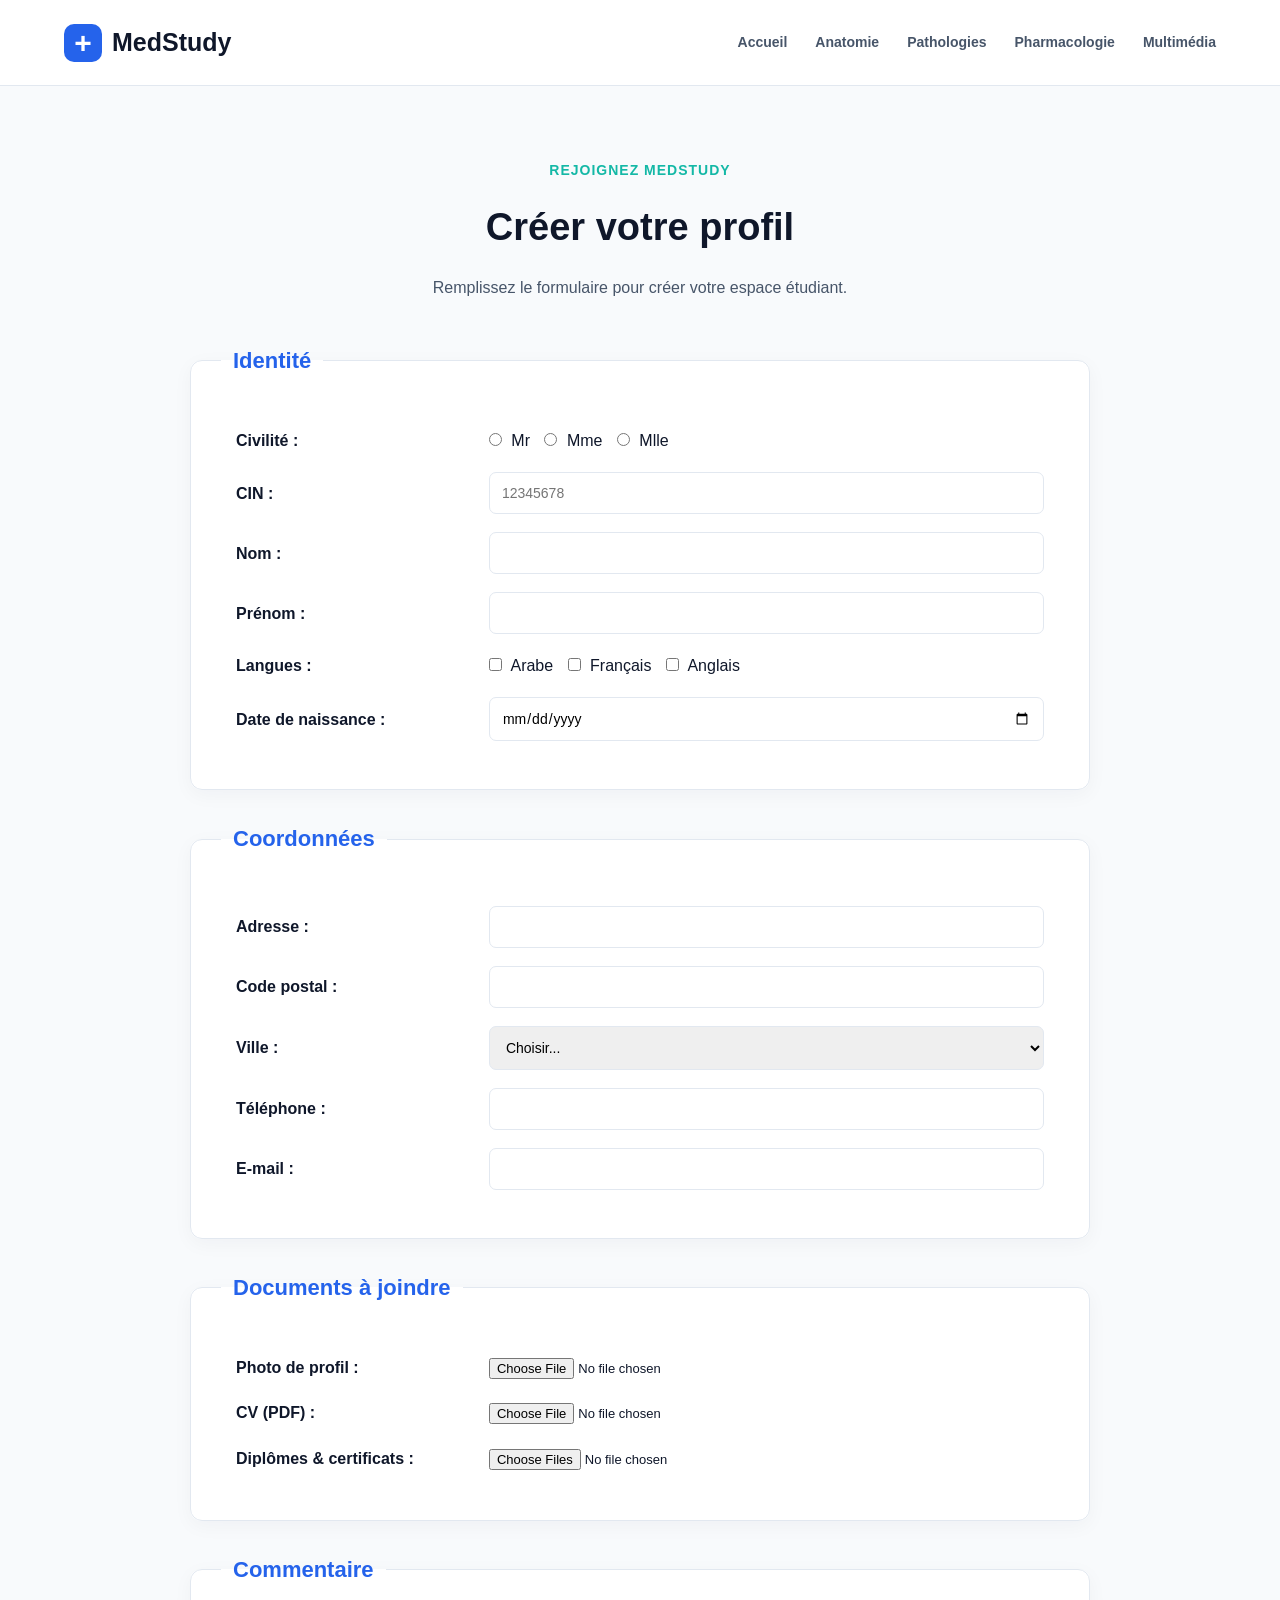
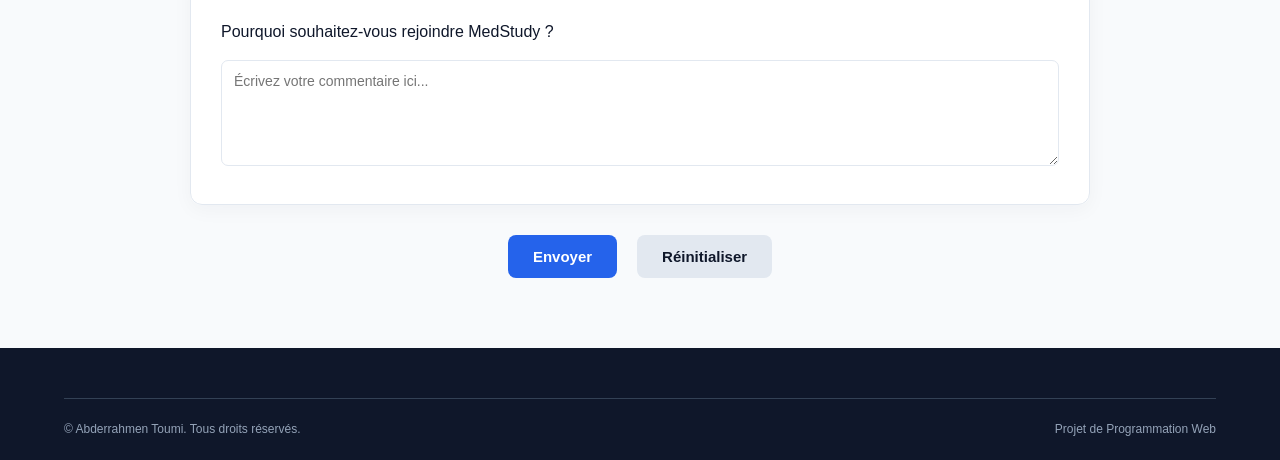
<file: inscription.html>
<!DOCTYPE html>
<html lang="fr">

<head>

    <meta charset="UTF-8">

    <meta name="viewport"
          content="width=device-width, initial-scale=1.0">

    <title>Inscription | MedStudy</title>

    <link rel="stylesheet" href="Style.css">

</head>

<body>

    <!-- HEADER -->

    <header class="header">

        <div class="container navbar">

            <a href="index.html" class="logo">
                <span class="logo-icon">+</span>
                MedStudy
            </a>

            <nav class="navigation">

                <a href="index.html">Accueil</a>
                <a href="anatomie.html">Anatomie</a>
                <a href="pathologies.html">Pathologies</a>
                <a href="pharmacologie.html">Pharmacologie</a>
                <a href="multimedia.html">Multimédia</a>

            </nav>

        </div>

    </header>


    <!-- FORMULAIRE -->

    <main class="inscription-page">

        <div class="container">

            <div class="form-heading">

                <span class="section-label">
                    Rejoignez MedStudy
                </span>

                <h1>Créer votre profil</h1>

                <p>
                    Remplissez le formulaire pour créer
                    votre espace étudiant.
                </p>

            </div>


            <form action="#" method="post"
                  enctype="multipart/form-data">

                <!-- IDENTITE -->

                <fieldset>

                    <legend>Identité</legend>

                    <table>

                        <tr>

                            <td>
                                <label>Civilité :</label>
                            </td>

                            <td>

                                <label>
                                    <input type="radio"
                                           name="civilite"
                                           value="Mr"
                                           required>
                                    Mr
                                </label>

                                <label>
                                    <input type="radio"
                                           name="civilite"
                                           value="Mme">
                                    Mme
                                </label>

                                <label>
                                    <input type="radio"
                                           name="civilite"
                                           value="Mlle">
                                    Mlle
                                </label>

                            </td>

                        </tr>


                        <tr>

                            <td>
                                <label for="cin">CIN :</label>
                            </td>

                            <td>

                                <input type="text"
                                       id="cin"
                                       name="CIN"
                                       pattern="[0-9]{8}"
                                       minlength="8"
                                       maxlength="8"
                                       inputmode="numeric"
                                       title="La CIN doit contenir exactement 8 chiffres."
                                       placeholder="12345678"
                                       required>

                            </td>

                        </tr>


                        <tr>

                            <td>
                                <label for="nom">Nom :</label>
                            </td>

                            <td>

                                <input type="text"
                                       id="nom"
                                       name="nom"
                                       required>

                            </td>

                        </tr>


                        <tr>

                            <td>
                                <label for="prenom">Prénom :</label>
                            </td>

                            <td>

                                <input type="text"
                                       id="prenom"
                                       name="prenom"
                                       required>

                            </td>

                        </tr>


                        <tr>

                            <td>
                                <label>Langues :</label>
                            </td>

                            <td>

                                <label>
                                    <input type="checkbox"
                                           name="langues"
                                           value="Arabe">
                                    Arabe
                                </label>

                                <label>
                                    <input type="checkbox"
                                           name="langues"
                                           value="Francais">
                                    Français
                                </label>

                                <label>
                                    <input type="checkbox"
                                           name="langues"
                                           value="Anglais">
                                    Anglais
                                </label>

                            </td>

                        </tr>


                        <tr>

                            <td>
                                <label for="date">
                                    Date de naissance :
                                </label>
                            </td>

                            <td>

                                <input type="date"
                                       id="date"
                                       name="date_naissance"
                                       required>

                            </td>

                        </tr>

                    </table>

                </fieldset>


                <!-- COORDONNEES -->

                <fieldset>

                    <legend>Coordonnées</legend>

                    <table>

                        <tr>

                            <td>
                                <label for="adresse">
                                    Adresse :
                                </label>
                            </td>

                            <td>

                                <input type="text"
                                       id="adresse"
                                       name="adresse"
                                       required>

                            </td>

                        </tr>


                        <tr>

                            <td>
                                <label for="code">
                                    Code postal :
                                </label>
                            </td>

                            <td>

                                <input type="text"
                                       id="code"
                                       name="code_postal"
                                       pattern="[0-9]{4}"
                                       maxlength="4"
                                       required>

                            </td>

                        </tr>


                        <tr>

                            <td>
                                <label for="ville">
                                    Ville :
                                </label>
                            </td>

                            <td>

                                <select id="ville"
                                        name="ville"
                                        required>

                                    <option value="">
                                        Choisir...
                                    </option>

                                    <option value="Tunis">
                                        Tunis
                                    </option>

                                    <option value="Sfax">
                                        Sfax
                                    </option>

                                    <option value="Sousse">
                                        Sousse
                                    </option>

                                    <option value="Monastir">
                                        Monastir
                                    </option>

                                    <option value="Nabeul">
                                        Nabeul
                                    </option>

                                    <option value="Autre">
                                        Autre
                                    </option>

                                </select>

                            </td>

                        </tr>


                        <tr>

                            <td>
                                <label for="telephone">
                                    Téléphone :
                                </label>
                            </td>

                            <td>

                                <input type="tel"
                                       id="telephone"
                                       name="telephone"
                                       required>

                            </td>

                        </tr>


                        <tr>

                            <td>
                                <label for="email">
                                    E-mail :
                                </label>
                            </td>

                            <td>

                                <input type="email"
                                       id="email"
                                       name="email"
                                       required>

                            </td>

                        </tr>

                    </table>

                </fieldset>


                <!-- DOCUMENTS -->

                <fieldset>

                    <legend>Documents à joindre</legend>

                    <table>

                        <tr>

                            <td>
                                <label for="photo">
                                    Photo de profil :
                                </label>
                            </td>

                            <td>

                                <input type="file"
                                       id="photo"
                                       name="photo"
                                       accept="image/*">

                            </td>

                        </tr>


                        <tr>

                            <td>
                                <label for="cv">
                                    CV (PDF) :
                                </label>
                            </td>

                            <td>

                                <input type="file"
                                       id="cv"
                                       name="cv"
                                       accept=".pdf">

                            </td>

                        </tr>


                        <tr>

                            <td>
                                <label for="diplomes">
                                    Diplômes & certificats :
                                </label>
                            </td>

                            <td>

                                <input type="file"
                                       id="diplomes"
                                       name="diplomes"
                                       accept=".pdf,.jpg,.jpeg,.png"
                                       multiple>

                            </td>

                        </tr>

                    </table>

                </fieldset>


                <!-- COMMENTAIRE -->

                <fieldset>

                    <legend>Commentaire</legend>

                    <label for="commentaire">
                        Pourquoi souhaitez-vous rejoindre MedStudy ?
                    </label>

                    <textarea id="commentaire"
                              name="commentaire"
                              rows="5"
                              placeholder="Écrivez votre commentaire ici..."></textarea>

                </fieldset>


                <!-- BOUTONS -->

                <div class="form-buttons">

                    <button type="submit" class="btn">
                        Envoyer
                    </button>

                    <button type="reset"
                            class="btn btn-reset">
                        Réinitialiser
                    </button>

                </div>

            </form>

        </div>

    </main>


    <!-- FOOTER -->

    <footer class="footer">

        <div class="container footer-bottom">

            <p>
                © Abderrahmen Toumi. Tous droits réservés.
            </p>

            <p>
                Projet de Programmation Web
            </p>

        </div>

    </footer>

</body>

</html>
</file>
<file: Style.css>
/* =========================================
   1. VARIABLES ET CONFIGURATION GENERALE
========================================= */

:root {
    --primary: #2563EB;
    --primary-dark: #1D4ED8;
    --secondary: #14B8A6;

    --dark: #0F172A;
    --text: #475569;
    --light: #F8FAFC;
    --white: #FFFFFF;

    --border: #E2E8F0;

    --shadow: 0 10px 30px rgba(15, 23, 42, 0.08);
}


* {
    margin: 0;
    padding: 0;
    box-sizing: border-box;
}


html {
    scroll-behavior: smooth;
}


body {
    font-family: Arial, Helvetica, sans-serif;
    color: var(--dark);
    background-color: var(--white);
    line-height: 1.7;
}


img {
    max-width: 100%;
    display: block;
}


a {
    text-decoration: none;
    color: inherit;
}


.container {
    width: 90%;
    max-width: 1200px;
    margin: auto;
}


.section {
    padding: 90px 0;
}


/* =========================================
   2. HEADER ET NAVIGATION
========================================= */

.header {
    background-color: var(--white);

    border-bottom: 1px solid var(--border);

    position: sticky;
    top: 0;

    z-index: 100;
}


.navbar {
    display: flex;

    justify-content: space-between;
    align-items: center;

    min-height: 85px;
}


/* LOGO */

.logo {
    display: flex;

    align-items: center;
    gap: 10px;

    font-size: 25px;
    font-weight: bold;

    color: var(--dark);
}


.logo-icon {
    display: flex;

    align-items: center;
    justify-content: center;

    width: 38px;
    height: 38px;

    background-color: var(--primary);
    color: var(--white);

    border-radius: 10px;

    font-size: 30px;
    font-weight: bold;
}


/* MENU */

.navigation {
    display: flex;

    align-items: center;
    gap: 28px;
}


.navigation a {
    color: var(--text);

    font-size: 14px;
    font-weight: 600;

    transition: 0.3s;
}


.navigation a:hover,
.navigation a.active {
    color: var(--primary);
}


/* =========================================
   3. BOUTONS
========================================= */

.btn {
    display: inline-block;

    background-color: var(--primary);
    color: var(--white);

    padding: 13px 25px;

    border-radius: 8px;

    font-size: 15px;
    font-weight: bold;

    transition: 0.3s;
}


.btn:hover {
    background-color: var(--primary-dark);

    transform: translateY(-2px);

    box-shadow: 0 8px 20px rgba(37, 99, 235, 0.2);
}


.btn-small {
    padding: 10px 20px;
    font-size: 14px;
}


.btn-outline {
    background-color: transparent;

    color: var(--primary);

    border: 1px solid var(--primary);
}


.btn-outline:hover {
    background-color: var(--primary);
    color: var(--white);
}


.btn-white {
    background-color: var(--white);
    color: var(--primary);
}


.btn-white:hover {
    background-color: #EFF6FF;
    color: var(--primary-dark);
}


/* =========================================
   4. HERO SECTION
========================================= */

.hero {
    background: linear-gradient(
        120deg,
        #EFF6FF 0%,
        #FFFFFF 65%,
        #F0FDFA 100%
    );

    padding: 80px 0;
}


.hero-content {
    display: flex;

    align-items: center;
    justify-content: space-between;

    gap: 60px;
}


.hero-text {
    flex: 1;
}


.hero-badge {
    display: inline-block;

    background-color: #DBEAFE;
    color: var(--primary);

    padding: 7px 15px;

    border-radius: 30px;

    font-size: 13px;
    font-weight: bold;

    margin-bottom: 25px;
}


.hero h1 {
    font-size: 52px;

    line-height: 1.2;

    font-weight: 800;

    margin-bottom: 25px;
}


.hero h1 span {
    display: block;

    color: var(--primary);
}


.hero-text > p {
    color: var(--text);

    font-size: 17px;

    max-width: 550px;

    margin-bottom: 30px;
}


.hero-buttons {
    display: flex;

    align-items: center;
    flex-wrap: wrap;

    gap: 15px;
}


/* HERO STATISTIQUES */

.hero-info {
    display: flex;

    gap: 40px;

    margin-top: 45px;
}


.hero-info div {
    display: flex;

    flex-direction: column;
}


.hero-info strong {
    color: var(--primary);

    font-size: 25px;
}


.hero-info span {
    color: var(--text);

    font-size: 12px;
}


/* HERO IMAGE */

.hero-image {
    flex: 1;

    position: relative;
}


.hero-image > img {
    width: 100%;

    height: 450px;

    object-fit: cover;

    border-radius: 25px;

    box-shadow: var(--shadow);
}


/* CARTE FLOTTANTE */

.floating-card {
    position: absolute;

    bottom: 25px;
    left: -25px;

    display: flex;

    align-items: center;
    gap: 15px;

    background-color: var(--white);

    padding: 18px 22px;

    border-radius: 12px;

    box-shadow: var(--shadow);
}


.floating-icon {
    display: flex;

    align-items: center;
    justify-content: center;

    width: 45px;
    height: 45px;

    background-color: #CCFBF1;
    color: var(--secondary);

    border-radius: 50%;

    font-size: 22px;
}


.floating-card strong {
    font-size: 15px;
}


.floating-card p {
    color: var(--text);

    font-size: 12px;
}


/* =========================================
   5. TITRES DES SECTIONS
========================================= */

.section-heading {
    text-align: center;

    max-width: 650px;

    margin: 0 auto 50px;
}


.section-label {
    display: inline-block;

    color: var(--secondary);

    font-size: 14px;
    font-weight: bold;

    text-transform: uppercase;

    letter-spacing: 1px;

    margin-bottom: 12px;
}


.section-heading h2,
.about-text h2,
.cta h2 {
    font-size: 36px;

    line-height: 1.3;

    margin-bottom: 20px;
}


.section-heading p {
    color: var(--text);

    font-size: 16px;
}


/* =========================================
   6. CARTES DES CATEGORIES
========================================= */

.categories {
    background-color: var(--white);
}


.cards {
    display: grid;

    grid-template-columns: repeat(3, 1fr);

    gap: 30px;
}


.card {
    background-color: var(--white);

    border: 1px solid var(--border);

    border-radius: 16px;

    overflow: hidden;

    transition: 0.3s;
}


.card:hover {
    transform: translateY(-8px);

    box-shadow: var(--shadow);

    border-color: #BFDBFE;
}


/* IMAGE DE LA CARTE */

.card-image {
    height: 220px;

    overflow: hidden;
}


.card-image img {
    width: 100%;
    height: 100%;

    object-fit: cover;

    transition: 0.4s;
}


.card:hover .card-image img {
    transform: scale(1.05);
}


/* CONTENU DE LA CARTE */

.card-content {
    padding: 25px;
}


.card-number {
    color: var(--secondary);

    font-size: 13px;
    font-weight: bold;
}


.card h3 {
    font-size: 23px;

    margin: 8px 0 12px;
}


.card p {
    color: var(--text);

    font-size: 14px;

    margin-bottom: 20px;
}


.card-link {
    color: var(--primary);

    font-size: 14px;
    font-weight: bold;

    transition: 0.3s;
}


.card-link:hover {
    color: var(--primary-dark);

    padding-left: 5px;
}


/* =========================================
   7. SECTION A PROPOS
========================================= */

.about {
    background-color: var(--light);
}


.about-content {
    display: flex;

    align-items: center;

    gap: 70px;
}


.about-image {
    flex: 1;
}


.about-image img {
    width: 100%;

    height: 400px;

    object-fit: cover;

    border-radius: 20px;

    box-shadow: var(--shadow);
}


.about-text {
    flex: 1;
}


.about-text > p {
    color: var(--text);

    margin-bottom: 25px;
}


.about-list {
    list-style: none;

    margin-bottom: 30px;
}


.about-list li {
    display: flex;

    align-items: center;

    gap: 12px;

    margin-bottom: 12px;

    color: var(--text);
}


.about-list li span {
    display: flex;

    align-items: center;
    justify-content: center;

    width: 25px;
    height: 25px;

    background-color: #CCFBF1;
    color: #0D9488;

    border-radius: 50%;

    font-weight: bold;
}


/* =========================================
   8. SECTION INSCRIPTION
========================================= */

.cta {
    background: linear-gradient(
        120deg,
        #2563EB,
        #1D4ED8
    );

    color: var(--white);

    padding: 70px 0;
}


.cta-content {
    display: flex;

    align-items: center;
    justify-content: space-between;

    gap: 40px;
}


.cta .section-label {
    color: #99F6E4;
}


.cta h2 {
    max-width: 650px;
}


.cta p {
    color: #DBEAFE;

    font-size: 16px;
}


/* =========================================
   9. FOOTER
========================================= */

.footer {
    background-color: var(--dark);

    color: var(--white);

    padding: 50px 0 20px;
}


.footer-content {
    display: flex;

    align-items: center;
    justify-content: space-between;

    gap: 40px;

    padding-bottom: 35px;
}


.footer .logo {
    color: var(--white);
}


.footer-brand p {
    color: #94A3B8;

    font-size: 14px;

    margin-top: 12px;
}


.footer-links {
    display: flex;

    flex-wrap: wrap;

    gap: 20px;
}


.footer-links a {
    color: #CBD5E1;

    font-size: 13px;

    transition: 0.3s;
}


.footer-links a:hover {
    color: var(--secondary);
}


.footer-bottom {
    display: flex;

    justify-content: space-between;

    gap: 20px;

    border-top: 1px solid #334155;

    padding-top: 20px;
}


.footer-bottom p {
    color: #94A3B8;

    font-size: 12px;
}


/* =========================================
   10. RESPONSIVE DESIGN
========================================= */

/* TABLETTES */

@media screen and (max-width: 1000px) {

    .navigation {
        gap: 15px;
    }

    .navigation a {
        font-size: 12px;
    }

    .hero-content {
        gap: 30px;
    }

    .hero h1 {
        font-size: 40px;
    }

    .hero-image > img {
        height: 350px;
    }

    .cards {
        grid-template-columns: repeat(2, 1fr);
    }

    .about-content {
        gap: 35px;
    }

}


/* TELEPHONES */

@media screen and (max-width: 700px) {

    .navbar {
        flex-wrap: wrap;

        padding: 20px 0;

        gap: 15px;
    }

    .navigation {
        order: 3;

        width: 100%;

        flex-wrap: wrap;

        justify-content: center;

        gap: 12px;
    }

    .navigation a {
        font-size: 12px;
    }

    .hero {
        padding: 50px 0;
    }

    .hero-content {
        flex-direction: column;
    }

    .hero h1 {
        font-size: 35px;
    }

    .hero-text > p {
        font-size: 15px;
    }

    .hero-image {
        width: 100%;
    }

    .hero-image > img {
        height: 300px;
    }

    .floating-card {
        left: 10px;
        bottom: 15px;
    }

    .hero-info {
        gap: 25px;
    }

    .section {
        padding: 60px 0;
    }

    .section-heading h2,
    .about-text h2,
    .cta h2 {
        font-size: 28px;
    }

    .cards {
        grid-template-columns: 1fr;
    }

    .about-content {
        flex-direction: column;
    }

    .about-image,
    .about-text {
        width: 100%;
    }

    .about-image img {
        height: 300px;
    }

    .cta-content {
        flex-direction: column;

        align-items: flex-start;
    }

    .footer-content {
        flex-direction: column;

        align-items: flex-start;
    }

    .footer-links {
        gap: 15px;
    }

    .footer-bottom {
        flex-direction: column;

        text-align: center;
    }

}

/* =========================================
   PAGE INSCRIPTION
========================================= */

.inscription-page {
    background-color: #F8FAFC;
    padding: 70px 0;
}


/* TITRE */

.form-heading {
    text-align: center;
    margin-bottom: 40px;
}


.form-heading h1 {
    font-size: 38px;
    margin-bottom: 15px;
}


.form-heading p {
    color: var(--text);
}


/* FORMULAIRE */

form {
    max-width: 900px;
    margin: auto;
}


fieldset {
    background-color: var(--white);

    border: 1px solid var(--border);

    border-radius: 12px;

    padding: 30px;

    margin-bottom: 30px;

    box-shadow: 0 5px 20px rgba(15, 23, 42, 0.04);
}


legend {
    color: var(--primary);

    font-size: 22px;

    font-weight: bold;

    padding: 0 12px;
}


/* TABLEAU */

form table {
    width: 100%;

    border-collapse: separate;

    border-spacing: 15px 18px;
}


form td:first-child {
    width: 30%;

    font-weight: 600;

    color: var(--dark);
}


form input[type="text"],
form input[type="email"],
form input[type="tel"],
form input[type="date"],
form select,
form textarea {
    width: 100%;

    padding: 12px;

    border: 1px solid var(--border);

    border-radius: 7px;

    font-family: Arial, Helvetica, sans-serif;

    font-size: 14px;

    outline: none;

    transition: 0.3s;
}


form input:focus,
form select:focus,
form textarea:focus {
    border-color: var(--primary);

    box-shadow: 0 0 0 3px rgba(37, 99, 235, 0.1);
}


/* CIVILITE ET LANGUES */

form input[type="radio"],
form input[type="checkbox"] {
    accent-color: var(--primary);

    margin-right: 5px;
}


form td label {
    margin-right: 10px;
}


/* FICHIERS */

form input[type="file"] {
    max-width: 100%;

    font-size: 13px;
}


/* COMMENTAIRE */

form textarea {
    resize: vertical;

    margin-top: 15px;
}


/* BOUTONS */

.form-buttons {
    display: flex;

    justify-content: center;

    gap: 20px;

    margin-top: 30px;
}


.form-buttons button {
    border: none;

    cursor: pointer;

    font-family: Arial, Helvetica, sans-serif;
}


.btn-reset {
    background-color: #E2E8F0;

    color: var(--dark);
}


.btn-reset:hover {
    background-color: #CBD5E1;
}


/* RESPONSIVE */

@media screen and (max-width: 700px) {

    .inscription-page {
        padding: 40px 0;
    }

    fieldset {
        padding: 20px 12px;
    }

    form table {
        border-spacing: 8px 15px;
    }

    form td:first-child {
        width: 35%;
    }

    form td {
        font-size: 13px;
    }

    .form-heading h1 {
        font-size: 30px;
    }

    .form-buttons {
        flex-direction: column;
    }

    .form-buttons .btn {
        width: 100%;
    }

}

/* =========================================
   PAGE ANATOMIE
========================================= */


/* HERO */

.anatomy-hero {
    background: linear-gradient(
        120deg,
        #EFF6FF,
        #F0FDFA
    );

    padding: 70px 0;
}


.anatomy-hero-content {
    display: flex;

    align-items: center;

    gap: 60px;
}


.anatomy-intro {
    flex: 1;
}


.anatomy-intro h1 {
    font-size: 45px;

    line-height: 1.3;

    margin-bottom: 25px;
}


.anatomy-intro h1 span {
    display: block;

    color: var(--primary);
}


.anatomy-intro p {
    color: var(--text);

    font-size: 16px;

    margin-bottom: 30px;
}


.anatomy-hero-image {
    flex: 1;
}


.anatomy-hero-image img {
    width: 100%;

    height: 400px;

    object-fit: cover;

    border-radius: 20px;

    box-shadow: var(--shadow);
}


/* CARTES ANATOMIQUES */

.anatomy-systems {
    background-color: var(--white);
}


.anatomy-cards {
    display: grid;

    grid-template-columns: repeat(2, 1fr);

    gap: 30px;
}


.anatomy-card {
    display: flex;

    background-color: var(--white);

    border: 1px solid var(--border);

    border-radius: 15px;

    overflow: hidden;

    transition: 0.3s;
}


.anatomy-card:hover {
    transform: translateY(-5px);

    box-shadow: var(--shadow);

    border-color: #BFDBFE;
}


.anatomy-card-image {
    width: 40%;

    min-height: 250px;

    overflow: hidden;
}


.anatomy-card-image img {
    width: 100%;

    height: 100%;

    object-fit: cover;

    transition: 0.4s;
}


.anatomy-card:hover img {
    transform: scale(1.05);
}


.anatomy-card-content {
    width: 60%;

    padding: 25px;
}


.anatomy-tag {
    display: inline-block;

    background-color: #DBEAFE;

    color: var(--primary);

    padding: 4px 12px;

    border-radius: 20px;

    font-size: 12px;

    font-weight: bold;
}


.anatomy-card h3 {
    font-size: 20px;

    margin: 15px 0;
}


.anatomy-card p {
    color: var(--text);

    font-size: 14px;

    margin-bottom: 20px;
}


/* SECTION POURQUOI ETUDIER L'ANATOMIE */

.anatomy-summary {
    background-color: var(--light);

    padding: 80px 0;
}


.summary-content {
    display: flex;

    align-items: center;

    gap: 70px;
}


.summary-content > div {
    flex: 1;
}


.summary-content h2 {
    font-size: 35px;

    line-height: 1.3;

    margin-bottom: 20px;
}


.summary-content > div > p {
    color: var(--text);
}


.summary-list {
    display: flex;

    flex-direction: column;

    gap: 20px;
}


.summary-item {
    display: flex;

    align-items: flex-start;

    gap: 20px;

    background-color: var(--white);

    padding: 20px;

    border-radius: 12px;

    border: 1px solid var(--border);
}


.summary-item > span {
    display: flex;

    align-items: center;

    justify-content: center;

    min-width: 40px;

    height: 40px;

    background-color: #DBEAFE;

    color: var(--primary);

    border-radius: 10px;

    font-weight: bold;
}


.summary-item h3 {
    font-size: 17px;

    margin-bottom: 5px;
}


.summary-item p {
    color: var(--text);

    font-size: 14px;
}


/* TABLEAU DE REVISION */

.anatomy-revision {
    background-color: var(--white);
}


.revision-table {
    overflow-x: auto;

    border: 1px solid var(--border);

    border-radius: 12px;
}


.revision-table table {
    width: 100%;

    border-collapse: collapse;
}


.revision-table th {
    background-color: var(--primary);

    color: var(--white);

    text-align: left;

    padding: 18px;
}


.revision-table td {
    padding: 18px;

    border-bottom: 1px solid var(--border);

    color: var(--text);
}


.revision-table tr:last-child td {
    border-bottom: none;
}


.revision-table tr:hover {
    background-color: #F8FAFC;
}


/* RESPONSIVE */

@media screen and (max-width: 1000px) {

    .anatomy-hero-content {
        gap: 30px;
    }

    .anatomy-intro h1 {
        font-size: 35px;
    }

    .anatomy-card {
        flex-direction: column;
    }

    .anatomy-card-image {
        width: 100%;

        height: 220px;

        min-height: 0;
    }

    .anatomy-card-content {
        width: 100%;
    }

    .summary-content {
        gap: 35px;
    }

}


@media screen and (max-width: 700px) {

    .anatomy-hero {
        padding: 50px 0;
    }

    .anatomy-hero-content {
        flex-direction: column;
    }

    .anatomy-intro h1 {
        font-size: 32px;
    }

    .anatomy-hero-image {
        width: 100%;
    }

    .anatomy-hero-image img {
        height: 300px;
    }

    .anatomy-cards {
        grid-template-columns: 1fr;
    }

    .summary-content {
        flex-direction: column;
    }

    .summary-content h2 {
        font-size: 28px;
    }

    .anatomy-card {
        flex-direction: column;
    }

    .anatomy-card-image {
        width: 100%;

        height: 220px;
    }

    .anatomy-card-content {
        width: 100%;
    }

}

/* =========================================
   PAGE PATHOLOGIES
========================================= */


/* HERO */

.pathology-hero {
    background: linear-gradient(
        120deg,
        #EFF6FF,
        #F0FDFA
    );

    padding: 80px 0;

    text-align: center;
}


.pathology-hero h1 {
    font-size: 45px;

    line-height: 1.3;

    margin: 25px 0;
}


.pathology-hero h1 span {
    display: block;

    color: var(--primary);
}


.pathology-hero p {
    max-width: 700px;

    margin: 0 auto 30px;

    color: var(--text);

    font-size: 16px;
}


/* CARTES */

.pathology-grid {
    display: grid;

    grid-template-columns: repeat(2, 1fr);

    gap: 30px;
}


.pathology-card {
    background-color: var(--white);

    border: 1px solid var(--border);

    border-radius: 15px;

    overflow: hidden;

    transition: 0.3s;
}


.pathology-card:hover {
    transform: translateY(-5px);

    box-shadow: var(--shadow);
}


.pathology-image {
    height: 230px;

    overflow: hidden;
}


.pathology-image img {
    width: 100%;

    height: 100%;

    object-fit: cover;

    transition: 0.4s;
}


.pathology-card:hover img {
    transform: scale(1.05);
}


.pathology-content {
    padding: 25px;
}


.pathology-category {
    display: inline-block;

    background-color: #DBEAFE;

    color: var(--primary);

    padding: 5px 12px;

    border-radius: 20px;

    font-size: 12px;

    font-weight: bold;
}


.pathology-content h3 {
    font-size: 22px;

    margin: 15px 0;
}


.pathology-content p {
    color: var(--text);

    font-size: 14px;

    margin-bottom: 20px;
}


/* FICHES DETAILLEES */

.pathology-details {
    background-color: var(--light);

    padding: 80px 0;
}


.disease-detail {
    display: flex;

    gap: 30px;

    background-color: var(--white);

    border: 1px solid var(--border);

    border-radius: 15px;

    padding: 35px;

    margin-bottom: 25px;

    scroll-margin-top: 100px;
}


.disease-number {
    display: flex;

    align-items: center;

    justify-content: center;

    min-width: 65px;

    height: 65px;

    background-color: #DBEAFE;

    color: var(--primary);

    border-radius: 15px;

    font-size: 22px;

    font-weight: bold;
}


.disease-info {
    flex: 1;
}


.disease-info h3 {
    font-size: 25px;

    margin-bottom: 15px;
}


.disease-info > p {
    color: var(--text);

    margin-bottom: 25px;
}


.disease-points {
    display: grid;

    grid-template-columns: repeat(3, 1fr);

    gap: 20px;
}


.disease-points > div {
    background-color: #F8FAFC;

    padding: 20px;

    border-radius: 10px;
}


.disease-points h4 {
    color: var(--primary);

    font-size: 15px;

    margin-bottom: 10px;
}


.disease-points p {
    color: var(--text);

    font-size: 13px;
}


/* TABLEAU */

.pathology-table {
    overflow-x: auto;

    border: 1px solid var(--border);

    border-radius: 12px;
}


.pathology-table table {
    width: 100%;

    border-collapse: collapse;
}


.pathology-table th {
    background-color: var(--primary);

    color: var(--white);

    padding: 18px;

    text-align: left;
}


.pathology-table td {
    padding: 18px;

    border-bottom: 1px solid var(--border);

    color: var(--text);
}


.pathology-table tr:last-child td {
    border-bottom: none;
}


.pathology-table tr:hover {
    background-color: #F8FAFC;
}


/* RESPONSIVE */

@media screen and (max-width: 900px) {

    .disease-points {
        grid-template-columns: 1fr;
    }

}


@media screen and (max-width: 700px) {

    .pathology-hero {
        padding: 50px 0;
    }

    .pathology-hero h1 {
        font-size: 32px;
    }

    .pathology-grid {
        grid-template-columns: 1fr;
    }

    .disease-detail {
        flex-direction: column;

        padding: 25px;
    }

    .disease-number {
        min-width: 50px;

        height: 50px;

        font-size: 18px;
    }

    .disease-info h3 {
        font-size: 22px;
    }

}

/* =====================================
   PAGE PHARMACOLOGIE
===================================== */


/* HERO */

.pharma-hero {
    background: linear-gradient(
        120deg,
        #EFF6FF,
        #F0FDFA
    );

    padding: 80px 0;
    text-align: center;
}

.pharma-hero h1 {
    font-size: 45px;
    line-height: 1.3;
    margin: 25px 0;
}

.pharma-hero h1 span {
    display: block;
    color: var(--primary);
}

.pharma-hero p {
    max-width: 700px;
    margin: 0 auto 30px;
    color: var(--text);
    line-height: 1.8;
}


/* CARTES */

.pharma-grid {
    display: grid;
    grid-template-columns: repeat(2, 1fr);
    gap: 30px;
}

.pharma-card {
    background: white;
    border: 1px solid var(--border);
    border-radius: 15px;
    overflow: hidden;
    transition: 0.3s;
}

.pharma-card:hover {
    transform: translateY(-5px);
    box-shadow: var(--shadow);
}

.pharma-image {
    height: 230px;
    overflow: hidden;
}

.pharma-image img {
    width: 100%;
    height: 100%;
    object-fit: cover;
    transition: 0.4s;
}

.pharma-card:hover img {
    transform: scale(1.05);
}

.pharma-content {
    padding: 25px;
}

.pharma-tag {
    display: inline-block;
    background: #DBEAFE;
    color: var(--primary);
    padding: 5px 12px;
    border-radius: 20px;
    font-size: 12px;
    font-weight: bold;
}

.pharma-content h3 {
    font-size: 22px;
    margin: 15px 0;
}

.pharma-content p {
    color: var(--text);
    font-size: 14px;
    line-height: 1.7;
    margin-bottom: 20px;
}


/* FICHES DETAILLEES */

.pharma-details {
    background: var(--light);
    padding: 80px 0;
}

.drug-detail {
    display: flex;
    align-items: flex-start;
    gap: 25px;

    background: white;
    border: 1px solid var(--border);
    border-radius: 15px;

    padding: 30px;
    margin-bottom: 25px;

    box-shadow: 0 4px 15px rgba(0,0,0,0.04);

    scroll-margin-top: 100px;
}

.drug-number {
    min-width: 60px;
    height: 60px;

    display: flex;
    align-items: center;
    justify-content: center;

    background: #DBEAFE;
    color: var(--primary);

    border-radius: 12px;
    font-size: 22px;
    font-weight: bold;
}

.drug-info {
    flex: 1;
}

.drug-info h3 {
    font-size: 24px;
    margin-bottom: 12px;
    color: #111827;
}

.drug-info > p {
    color: var(--text);
    line-height: 1.8;
    margin-bottom: 25px;
}

.drug-points {
    display: grid;
    grid-template-columns: repeat(3, 1fr);
    gap: 15px;
}

.drug-points > div {
    background: #F1F5F9;
    padding: 18px;
    border-radius: 10px;
    border-left: 4px solid var(--primary);
}

.drug-points h4 {
    color: var(--primary);
    font-size: 15px;
    margin-bottom: 10px;
}

.drug-points p {
    color: #475569;
    font-size: 14px;
    line-height: 1.7;
}


/* TABLEAU */

.pharma-table {
    width: 100%;
    overflow-x: auto;

    border: 1px solid var(--border);
    border-radius: 12px;

    box-shadow: var(--shadow);
}

.pharma-table table {
    width: 100%;
    border-collapse: collapse;
    background: white;
}

.pharma-table th {
    background: var(--primary);
    color: white;
    padding: 18px 22px;
    text-align: left;
}

.pharma-table td {
    padding: 18px 22px;
    color: var(--text);
    border-bottom: 1px solid var(--border);
}

.pharma-table tr:nth-child(even) {
    background: #F1F5F9;
}

.pharma-table tr:hover {
    background: #DBEAFE;
}

.pharma-table tr:last-child td {
    border-bottom: none;
}

.pharma-note {
    margin-top: 20px;
    padding: 15px;
    background: #EFF6FF;
    border-left: 4px solid var(--primary);
    color: #475569;
    line-height: 1.7;
    font-size: 14px;
}


/* RESPONSIVE */

@media screen and (max-width: 900px) {

    .drug-points {
        grid-template-columns: 1fr;
    }

}

@media screen and (max-width: 700px) {

    .pharma-hero {
        padding: 50px 0;
    }

    .pharma-hero h1 {
        font-size: 32px;
    }

    .pharma-grid {
        grid-template-columns: 1fr;
    }

    .drug-detail {
        flex-direction: column;
        padding: 25px;
    }

    .drug-number {
        min-width: 50px;
        height: 50px;
    }

}

/* =========================================
   PAGE MULTIMEDIA - MEDSTUDY
========================================= */


/* INTRODUCTION */

.media-hero {
    background: linear-gradient(
        120deg,
        #EFF6FF,
        #FFFFFF 65%,
        #F0FDFA
    );

    padding: 85px 0;
    text-align: center;
}

.media-hero .container {
    max-width: 850px;
}

.media-hero h1 {
    font-size: 43px;
    line-height: 1.25;
    margin-bottom: 20px;
}

.media-hero h1 span {
    display: block;
    color: var(--primary);
}

.media-hero p {
    color: var(--text);
    font-size: 16px;
    margin-bottom: 28px;
}


/* VIDEOTHEQUE */

.media-section {
    background: var(--white);
}

.media-grid {
    display: grid;
    grid-template-columns: repeat(2, minmax(0, 1fr));
    gap: 30px;
}

.media-card {
    background: var(--white);
    border: 1px solid var(--border);
    border-radius: 16px;
    overflow: hidden;
    transition: 0.3s;
}

.media-card:hover {
    transform: translateY(-6px);
    box-shadow: var(--shadow);
    border-color: #BFDBFE;
}


/* VIDEO YOUTUBE */

.video-frame {
    width: 100%;
    aspect-ratio: 16 / 9;
    background: #0F172A;
    overflow: hidden;
}

.video-frame iframe {
    width: 100%;
    height: 100%;
    display: block;
    border: none;
}


/* VIDEO NON ENCORE SELECTIONNEE */

.video-placeholder {
    width: 100%;
    height: 100%;
    display: flex;
    flex-direction: column;
    justify-content: center;
    align-items: center;
    text-align: center;
    padding: 20px;
    color: white;
    background: linear-gradient(
        135deg,
        #173B67,
        #2563EB
    );
}

.play-symbol {
    font-size: 35px;
    margin-bottom: 10px;
    color: #99F6E4;
}

.video-placeholder p {
    font-size: 16px;
    font-weight: bold;
    margin-bottom: 15px;
}

.video-placeholder a {
    color: #FFFFFF;
    font-size: 13px;
    text-decoration: underline;
}


/* CONTENU DES CARTES */

.media-content {
    padding: 25px;
}

.media-label {
    display: inline-block;
    padding: 6px 13px;
    border-radius: 20px;
    font-size: 12px;
    font-weight: bold;
    margin-bottom: 15px;
}

.anatomy-label {
    background: #DBEAFE;
    color: #2563EB;
}

.pathology-label {
    background: #CCFBF1;
    color: #0D9488;
}

.media-content h3 {
    color: var(--dark);
    font-size: 21px;
    margin-bottom: 12px;
}

.media-content p {
    color: var(--text);
    font-size: 14px;
    margin-bottom: 22px;
    min-height: 85px;
}

.media-link {
    display: inline-block;
    color: var(--primary);
    font-size: 14px;
    font-weight: bold;
    transition: 0.3s;
}

.media-link:hover {
    color: var(--primary-dark);
    transform: translateX(4px);
}


/* SECTION INFORMATION */

.media-info {
    background: var(--light);
    padding: 65px 0;
    text-align: center;
}

.media-info-content {
    max-width: 750px;
}

.media-info h2 {
    font-size: 30px;
    color: var(--dark);
    margin-bottom: 15px;
}

.media-info p {
    color: var(--text);
    font-size: 15px;
}


/* RESPONSIVE */

@media screen and (max-width: 900px) {

    .media-grid {
        grid-template-columns: 1fr;
        max-width: 650px;
        margin: auto;
    }

}

@media screen and (max-width: 700px) {

    .media-hero {
        padding: 55px 0;
    }

    .media-hero h1 {
        font-size: 32px;
    }

    .media-content {
        padding: 20px;
    }

    .media-info h2 {
        font-size: 25px;
    }

}

/* AUDIO - PAGE MULTIMEDIA */

.audio-card {
    display: flex;
    align-items: center;
    gap: 25px;
    padding: 25px;
    background: var(--white);
    border: 1px solid var(--border);
    border-radius: 15px;
    box-shadow: var(--shadow);
    max-width: 750px;
    margin: 30px auto;
}

.audio-icon {
    width: 65px;
    height: 65px;
    min-width: 65px;
    display: flex;
    align-items: center;
    justify-content: center;
    background: #DBEAFE;
    color: var(--primary);
    font-size: 32px;
    border-radius: 12px;
}

.audio-content {
    flex: 1;
}

.audio-content h3 {
    color: var(--dark);
    margin-bottom: 8px;
}

.audio-content p {
    color: var(--text);
    margin-bottom: 15px;
}

.audio-content audio {
    width: 100%;
}

@media (max-width: 600px) {
    .audio-card {
        flex-direction: column;
        align-items: flex-start;
    }
}
</file>
